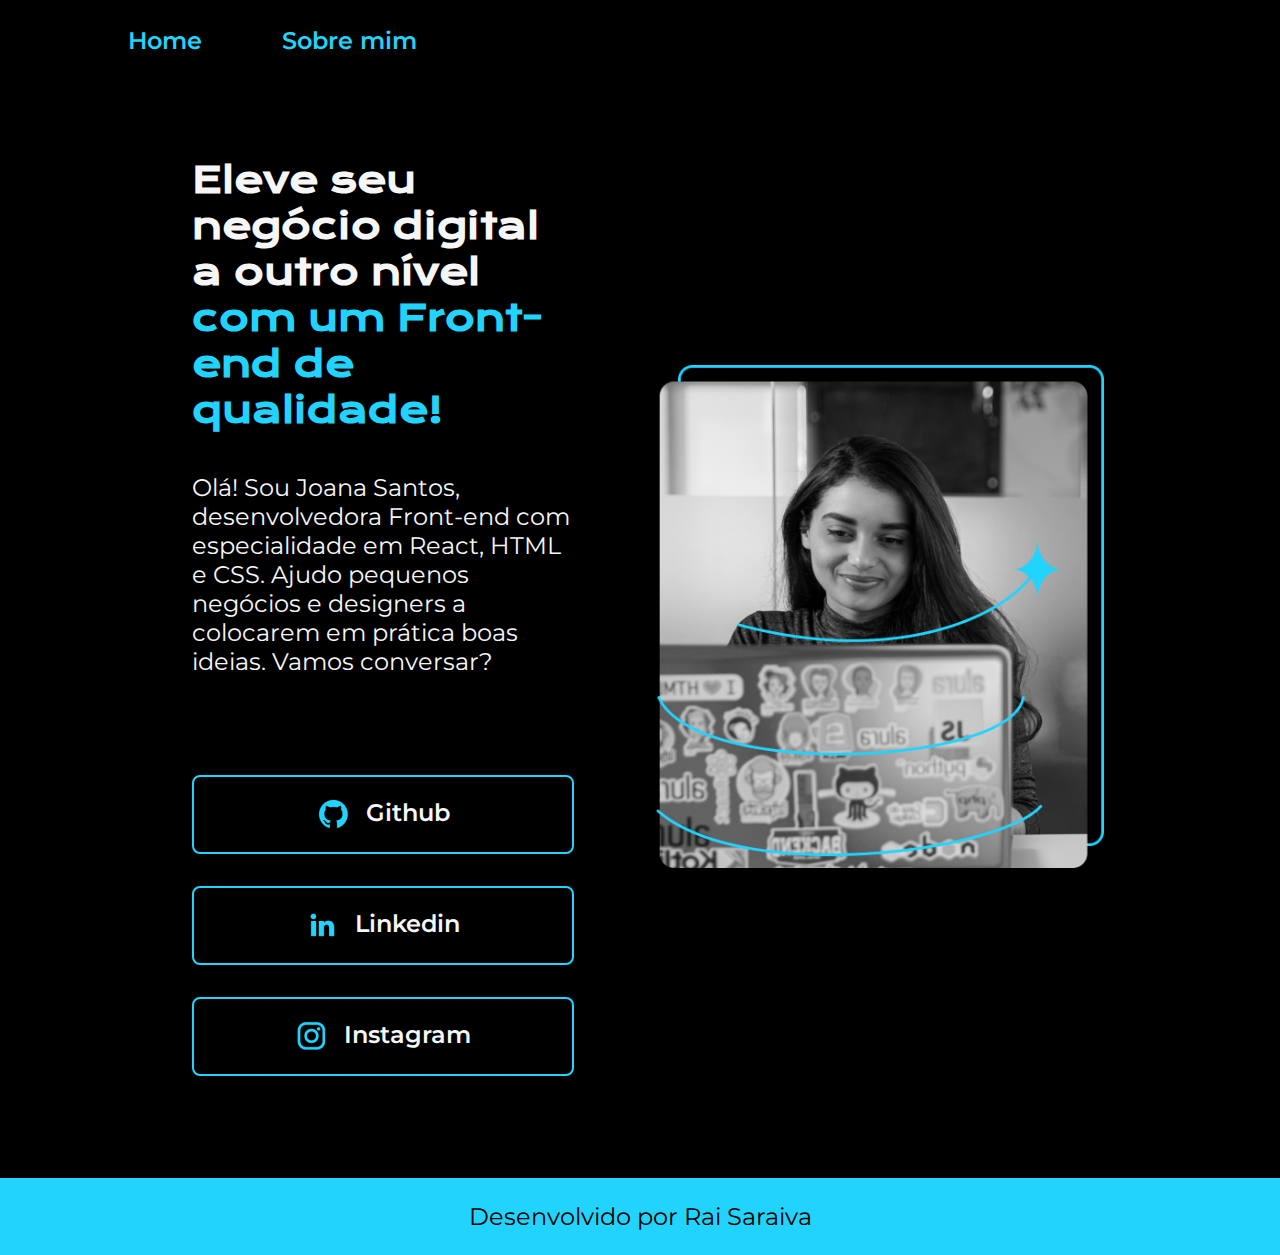
<file: Index.html>
<!DOCTYPE html>
<html lang="pt-br">
<head>
    <meta charset="UTF-8">
    <meta http-equiv="X-UA-Compatible" content="IE-edge">
    <meta name="viewport" content="width=device-width, initial-scale=1.0">
    <link rel="stylesheet" href="style.css">
    <title>Portifolio</title>
</head>
<body>
    <header class="cabecalho">
        <nav class="cabecalho__menu">
            <a class="cabecalho__menu__link" href="index.html">Home</a>
            <a class="cabecalho__menu__link" href="about.html">Sobre mim</a>
        </nav>
    </header>
    <main class="apresentacao">
        <section class="apresentacao__conteudo">
        <h1 class="apresentacao__conteudo__titulo">Eleve seu negócio digital a outro nível <strong class="titulo-destaque">com um Front-end de qualidade!</strong></h1>
        <p class="apresentacao__conteudo__texto">Olá! Sou Joana Santos, desenvolvedora Front-end com especialidade em React, HTML e CSS. Ajudo pequenos negócios e designers a colocarem em prática boas ideias. Vamos conversar?</p>
        <div class="apresentacao__links">
            <h2 class="apresentacao__links__subtitulo">Acesse minhas redes</h2>
        
        <a class="apresentacao__links__navegacao" href="https://github.com/saraivarai">
            <img src="github.png" alt="Icone Github">
            Github
        </a>

        <a class="apresentacao__links__navegacao" href="https://linkedin.com/in/rai-saraiva">
            <img src="linkedin.png" alt="Icone linkedin">
            Linkedin
        </a>

        <a class="apresentacao__links__navegacao" href="https://instagram.com/rai_saraiva">
            <img src="instagram.png" alt="Icone Instagram">
            Instagram
        </a>
        
    </div>
    </section>
        <img class="apresentacao__imagem" src="imagem.png" alt="Foto da Joana Santos Programando">
    </main>
    <footer class="rodape">
        <p>Desenvolvido por Rai Saraiva</p>
    </footer>
</body>
</html>
</file>
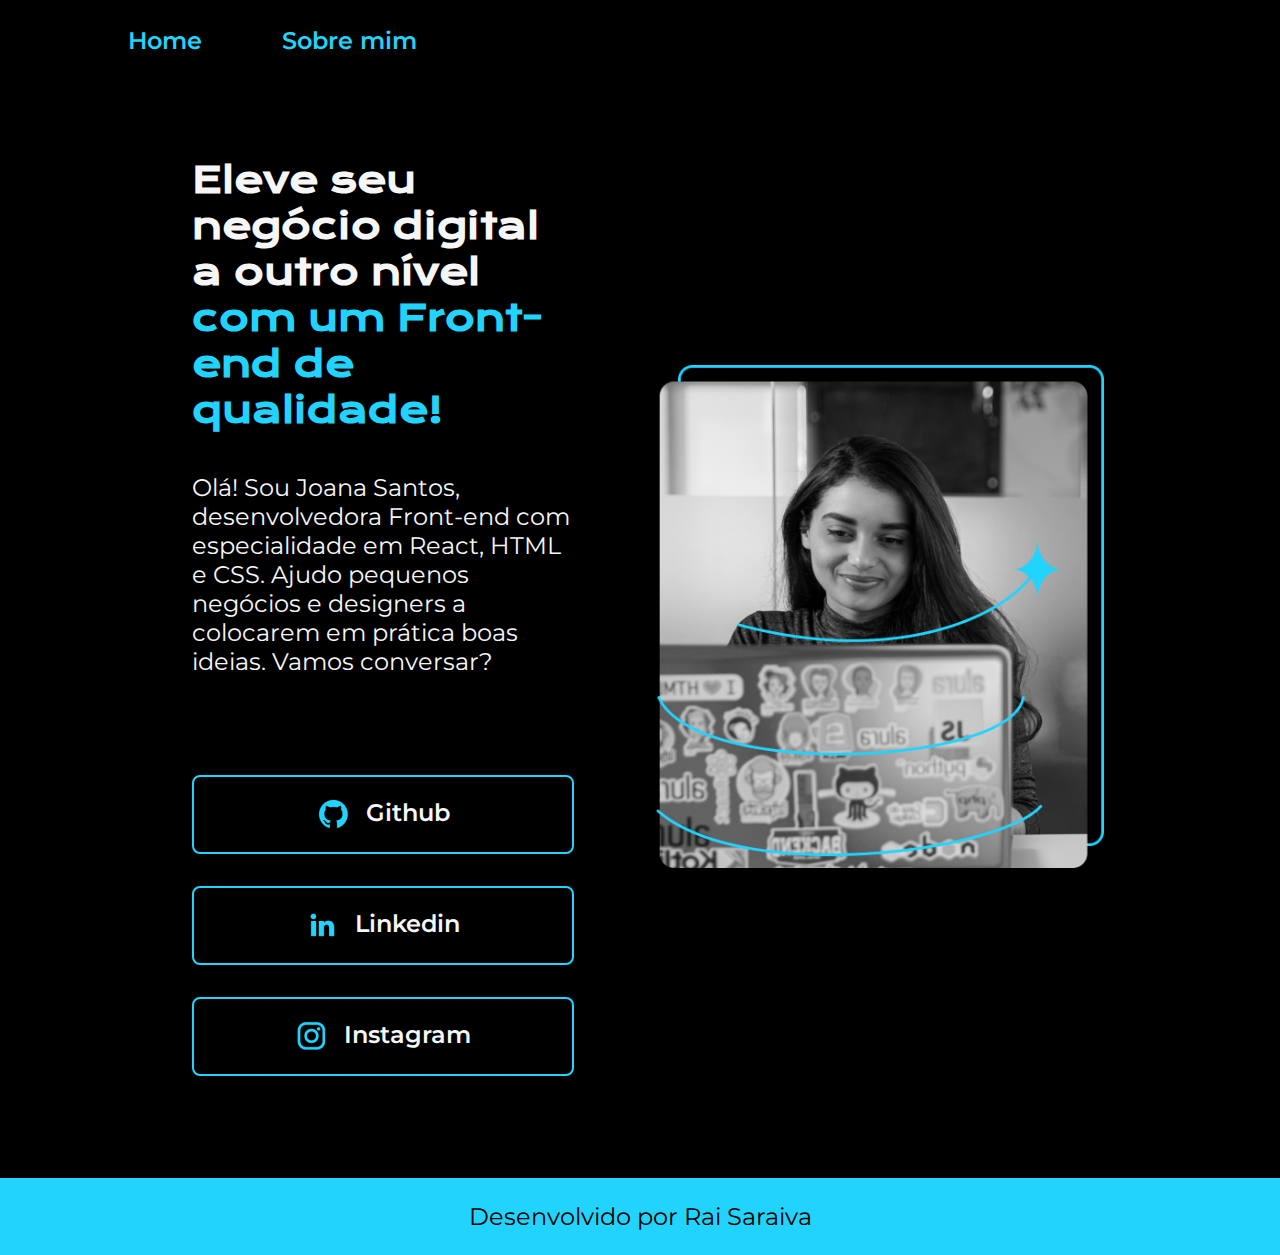
<file: index.html>
<!DOCTYPE html>
<html lang="pt-br">
<head>
    <meta charset="UTF-8">
    <meta http-equiv="X-UA-Compatible" content="IE-edge">
    <meta name="viewport" content="width=device-width, initial-scale=1.0">
    <link rel="stylesheet" href="style.css">
    <title>Portifolio</title>
</head>
<body>
    <header class="cabecalho">
        <nav class="cabecalho__menu">
            <a class="cabecalho__menu__link" href="index.html">Home</a>
            <a class="cabecalho__menu__link" href="about.html">Sobre mim</a>
        </nav>
    </header>
    <main class="apresentacao">
        <section class="apresentacao__conteudo">
        <h1 class="apresentacao__conteudo__titulo">Eleve seu negócio digital a outro nível <strong class="titulo-destaque">com um Front-end de qualidade!</strong></h1>
        <p class="apresentacao__conteudo__texto">Olá! Sou Joana Santos, desenvolvedora Front-end com especialidade em React, HTML e CSS. Ajudo pequenos negócios e designers a colocarem em prática boas ideias. Vamos conversar?</p>
        <div class="apresentacao__links">
            <h2 class="apresentacao__links__subtitulo">Acesse minhas redes</h2>
        
        <a class="apresentacao__links__navegacao" href="https://github.com/saraivarai">
            <img src="github.png" alt="Icone Github">
            Github
        </a>

        <a class="apresentacao__links__navegacao" href="https://linkedin.com/in/rai-saraiva">
            <img src="linkedin.png" alt="Icone linkedin">
            Linkedin
        </a>

        <a class="apresentacao__links__navegacao" href="https://instagram.com/rai_saraiva">
            <img src="instagram.png" alt="Icone Instagram">
            Instagram
        </a>
        
    </div>
    </section>
        <img class="apresentacao__imagem" src="imagem.png" alt="Foto da Joana Santos Programando">
    </main>
    <footer class="rodape">
        <p>Desenvolvido por Rai Saraiva</p>
    </footer>
</body>
</html>
</file>
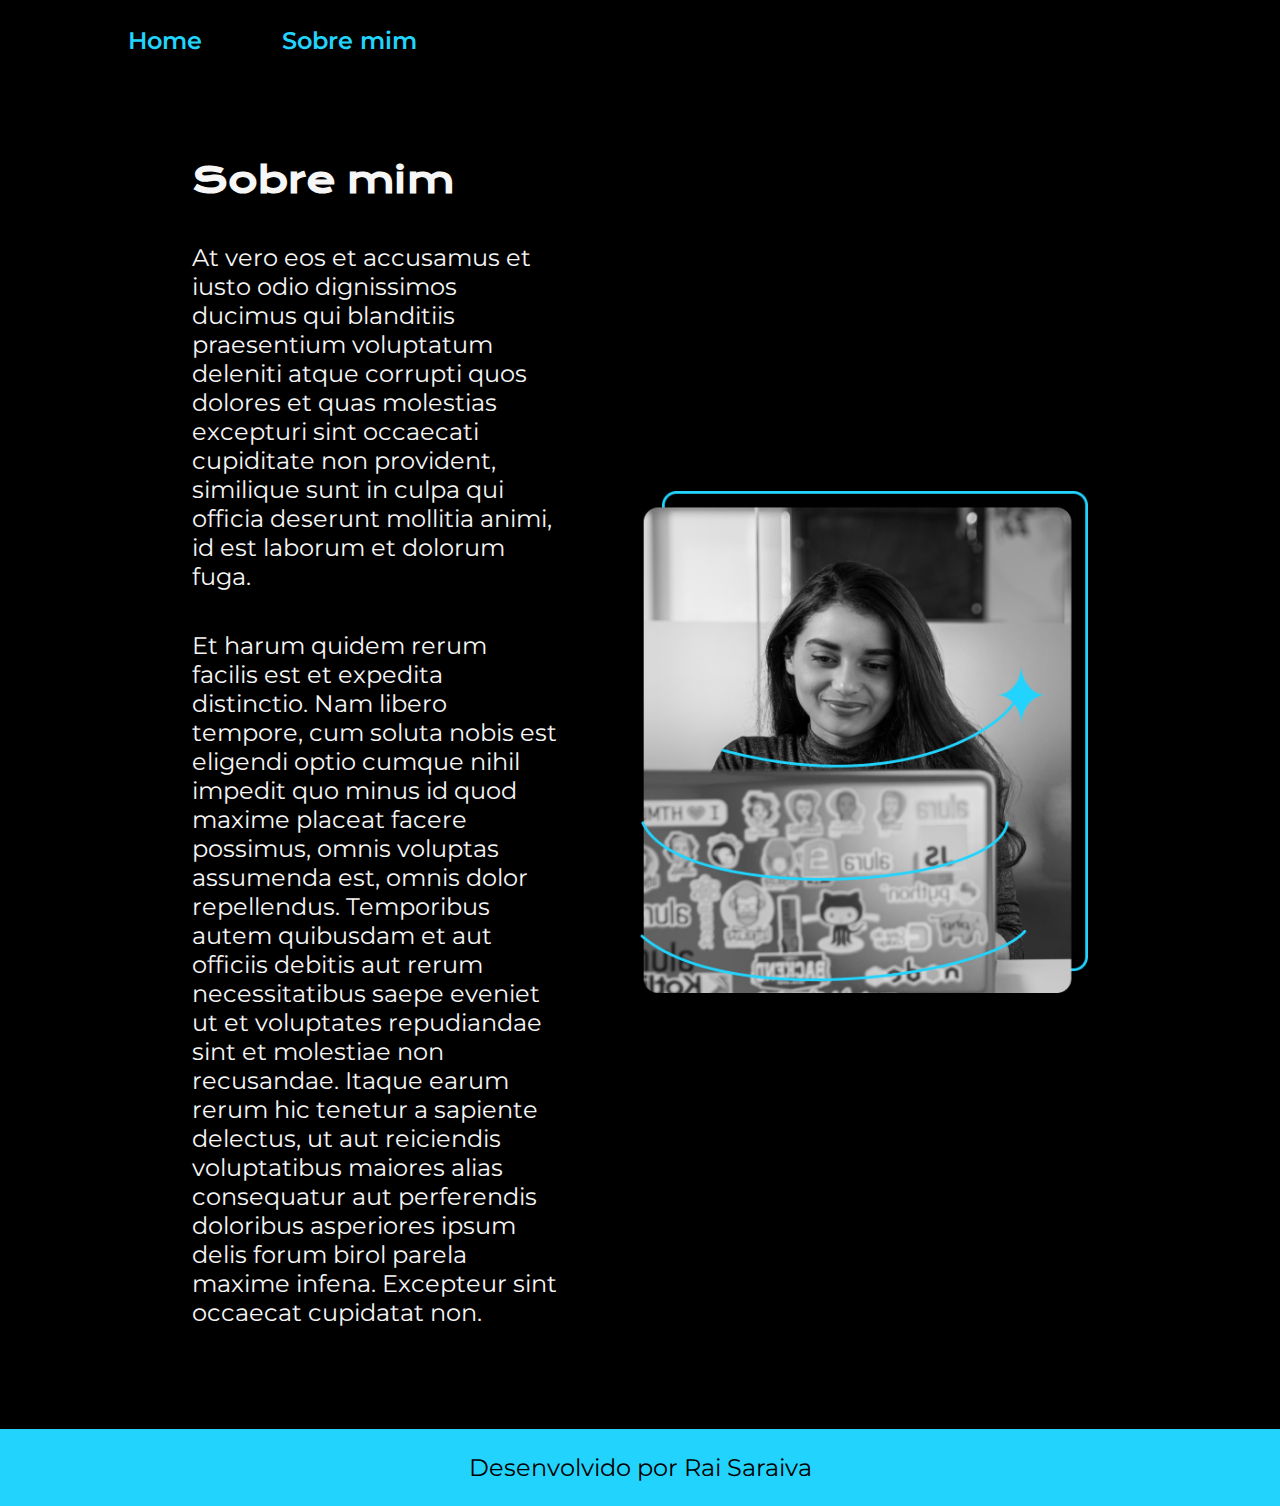
<file: about.html>
<!DOCTYPE html>
<html lang="pt-br">
<head>
    <meta charset="UTF-8">
    <meta http-equiv="X-UA-Compatible" content="IE-edge">
    <meta name="viewport" content="width=device-width, initial-scale=1.0">
    <title>Sobre mim</title>
    <link rel="stylesheet" href="style.css">
</head>
<body>
    <header class="cabecalho">
        <nav class="cabecalho__menu">
            <a class="cabecalho__menu__link" href="index.html">Home</a>
            <a class="cabecalho__menu__link" href="about.html">Sobre mim</a>
        </nav>
    </header>

    <main class="apresentacao">
        <section class="apresentacao__conteudo">
            <h1 class="apresentacao__conteudo__titulo">Sobre mim</h1>
            <p class="apresentacao__conteudo__texto">At vero eos et accusamus et iusto odio dignissimos ducimus qui blanditiis praesentium voluptatum deleniti atque corrupti quos dolores et quas molestias excepturi sint occaecati cupiditate non provident, similique sunt in culpa qui officia deserunt mollitia animi, id est laborum et dolorum fuga.                
            </p>
            <p class="apresentacao__conteudo__texto">
                Et harum quidem rerum facilis est et expedita distinctio. Nam libero tempore, cum soluta nobis est eligendi optio cumque nihil impedit quo minus id quod maxime placeat facere possimus, omnis voluptas assumenda est, omnis dolor repellendus. Temporibus autem quibusdam et aut officiis debitis aut rerum necessitatibus saepe eveniet ut et voluptates repudiandae sint et molestiae non recusandae. Itaque earum rerum hic tenetur a sapiente delectus, ut aut reiciendis voluptatibus maiores alias consequatur aut perferendis doloribus asperiores ipsum delis forum birol parela maxime infena. Excepteur sint occaecat cupidatat non.
                </p>
        </section>
        <img class="apresentacao__imagem" src="imagem.png" alt="Foto da Joana Santos Programando">
        
    </main>

    <footer class="rodape">
        <p>Desenvolvido por Rai Saraiva</p>
    </footer>
</body>
</html>
</file>
<file: style.css>
@import url('https://fonts.googleapis.com/css2?family=Krona+One&family=Montserrat:wght@400;600&display=swap');

:root { 
    --cor-primaria: #000000;
    --cor-secundaria: #f6f6f6;
    --cor-terciaria: #22d4fd;
    --cor-hover: #272727;

    --fonte-primaria: 'Krona One', sans-serif;
    --fonte-secundaria:'Montserrat', sans-serif;
}

* {
    margin: 0;
    padding: 0;
}

body {

    background-color: var(--cor-primaria);
    color: var(var(--cor-secundaria));
}

.cabecalho {
    padding: 2% 0% 0% 10%;
}

.cabecalho__menu {
    display: flex;
    gap: 80px;
}

.cabecalho__menu__link {
    font-family: var(--fonte-secundaria);
    font-size: 1.5rem;
    font-weight: 600;
    color: var(--cor-terciaria);
    text-decoration: none;
}

.apresentacao {
    margin: 8% 15%;
    display: flex;
    align-items: center;
    justify-content: space-between;
    gap: 82px;

}

.apresentacao__conteudo {
    width: 50%;
    display: flex;
    flex-direction: column;
    gap: 40px;

}

.apresentacao__conteudo__titulo {
    font-size: 2.25rem;
    font-family: var(--fonte-primaria);
    color: var(--cor-secundaria)
}

.titulo-destaque {
    color: var(--cor-terciaria);
}

.apresentacao__conteudo__texto {
    font-size: 1.5rem;
    font-family: var(--fonte-secundaria);
    color: var(--cor-secundaria);
}

.apresentacao__links {
    display: flex;
    flex-direction: column;
    align-items: center;
    justify-content: space-between ;
    gap: 32px;
}

.apresentacao__conteudo__subtitulo{
    font-family: var(--fonte-primaria);
    font-weight: 400;
    font-size: 1.5rem;
}

.apresentacao__links__navegacao {
    display: Flex;
    justify-content: center;
    gap: 16px;
    border: 2px solid var(--cor-terciaria);
    width: 378px;
    text-align: center;
    border-radius: 8px;
    font-size: 1.5rem;
    font-weight: 600;
    padding: 21.5px 0;
    text-decoration: none;
    color: var(--cor-secundaria);
    font-family: var(--fonte-secundaria);

}

.apresentacao__links__navegacao:hover {
    background-color: var(--cor-hover);    
}

.apresentacao__imagem {
    width: 50%;
}

.rodape {
    padding: 24px;
    color: var(--cor-primaria);
    background-color: var(--cor-terciaria);
    text-align: center;
    font-family: var(--fonte-secundaria);
    font-size: 1.5rem;
    font-weight: 400;
}

@media (max-width: 1200px) {
    .cabecalho{
        padding: 10%;        
    }

    .cabecalho__menu {
        justify-content: center;
    }

    .apresentacao {
        flex-direction: column-reverse ;   
        padding: 5%;     
    }

    .apresentacao__conteudo {
        width: auto;
    }
    
}
</file>
